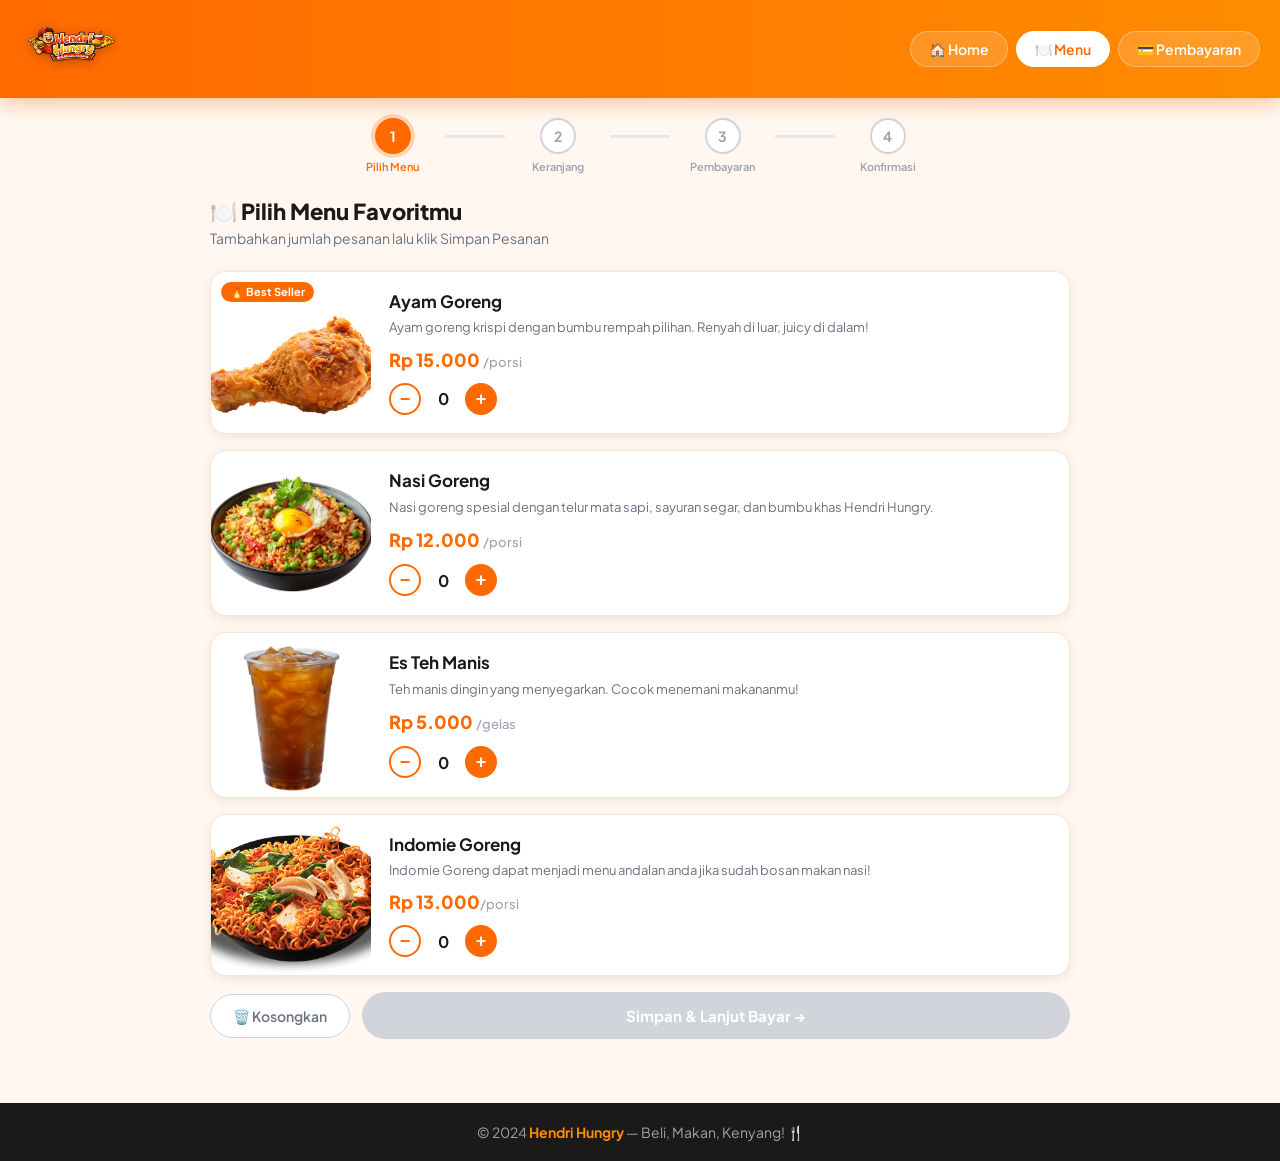
<file: menu.html>
<!DOCTYPE html>
<html lang="id">
<head>
    <meta charset="UTF-8">
    <meta name="viewport" content="width=device-width, initial-scale=1.0">
    <title>Menu - Hendri Hungry</title>
    <link rel="stylesheet" href="style.css">
</head>
<body>

<div class="header">
    <img src="logo.png" alt="Hendri Hungry" class="logo">
    <nav>
        <a href="index.html">🏠 Home</a>
        <a href="menu.html" class="active">🍽️ Menu</a>
        <a href="pembayaran.html">💳 Pembayaran</a>
    </nav>
</div>

<!-- STEP INDICATOR -->
<div class="step-bar">
    <div class="step active"><div class="step-circle">1</div><span>Pilih Menu</span></div>
    <div class="step-line"></div>
    <div class="step"><div class="step-circle">2</div><span>Keranjang</span></div>
    <div class="step-line"></div>
    <div class="step"><div class="step-circle">3</div><span>Pembayaran</span></div>
    <div class="step-line"></div>
    <div class="step"><div class="step-circle">4</div><span>Konfirmasi</span></div>
</div>

<div class="container">
    <div class="page-header">
        <h2>🍽️ Pilih Menu Favoritmu</h2>
        <p>Tambahkan jumlah pesanan lalu klik Simpan Pesanan</p>
    </div>

    <!-- AYAM -->
    <div class="menu-card">
        <div class="menu-img">
            <img src="ayamgoreng.png" alt="Ayam Goreng">
            <div class="menu-badge">🔥 Best Seller</div>
        </div>
        <div class="menu-body">
            <h3>Ayam Goreng</h3>
            <p class="menu-desc">Ayam goreng krispi dengan bumbu rempah pilihan. Renyah di luar, juicy di dalam!</p>
            <div class="menu-price">Rp 15.000 <span>/porsi</span></div>
            <div class="qty-control">
                <button class="qty-btn" onclick="changeQty('ayam', -1)">−</button>
                <span class="qty-val" id="ayam-val">0</span>
                <button class="qty-btn plus" onclick="changeQty('ayam', 1)">+</button>
                <span class="subtotal" id="ayam-sub"></span>
            </div>
        </div>
    </div>

    <!-- NASI -->
    <div class="menu-card">
        <div class="menu-img">
            <img src="nasigoreng.png" alt="Nasi Goreng">
        </div>
        <div class="menu-body">
            <h3>Nasi Goreng</h3>
            <p class="menu-desc">Nasi goreng spesial dengan telur mata sapi, sayuran segar, dan bumbu khas Hendri Hungry.</p>
            <div class="menu-price">Rp 12.000 <span>/porsi</span></div>
            <div class="qty-control">
                <button class="qty-btn" onclick="changeQty('nasi', -1)">−</button>
                <span class="qty-val" id="nasi-val">0</span>
                <button class="qty-btn plus" onclick="changeQty('nasi', 1)">+</button>
                <span class="subtotal" id="nasi-sub"></span>
            </div>
        </div>
    </div>

    <!-- TEH -->
    <div class="menu-card">
        <div class="menu-img">
            <img src="tehmanis.png" alt="Es Teh Manis">
        </div>
        <div class="menu-body">
            <h3>Es Teh Manis</h3>
            <p class="menu-desc">Teh manis dingin yang menyegarkan. Cocok menemani makananmu!</p>
            <div class="menu-price">Rp 5.000 <span>/gelas</span></div>
            <div class="qty-control">
                <button class="qty-btn" onclick="changeQty('teh', -1)">−</button>
                <span class="qty-val" id="teh-val">0</span>
                <button class="qty-btn plus" onclick="changeQty('teh', 1)">+</button>
                <span class="subtotal" id="teh-sub"></span>
            </div>
        </div>
    </div>

    <!-- TEH -->
    <div class="menu-card">
        <div class="menu-img">
            <img src="indomie goreng.png" alt="indomie goreng">
        </div>
        <div class="menu-body">
            <h3>Indomie Goreng</h3>
            <p class="menu-desc">Indomie Goreng dapat menjadi menu andalan anda jika sudah bosan makan nasi!</p>
            <div class="menu-price">Rp 13.000<span>/porsi</span></div>
            <div class="qty-control">
                <button class="qty-btn" onclick="changeQty('mie', -1)">−</button>
                <span class="qty-val" id="mie-val">0</span>
                <button class="qty-btn plus" onclick="changeQty('mie', 1)">+</button>
                <span class="subtotal" id="mie-sub"></span>
            </div>
        </div>
    </div>

    <!-- TOTAL MINI -->
    <div class="mini-total" id="mini-total" style="display:none">
        <span>🛒 Total Sementara:</span>
        <strong id="mini-total-val">Rp 0</strong>
    </div>

    <div class="action-row">
        <button class="btn-reset" onclick="reset()">🗑️ Kosongkan</button>
        <button class="btn-simpan" onclick="simpan()" id="btn-simpan" disabled>
            Simpan & Lanjut Bayar →
        </button>
    </div>

    <div id="notif" class="notif-box" style="display:none"></div>
</div>

<div class="footer">
    <p>© 2024 <strong>Hendri Hungry</strong> — Beli, Makan, Kenyang! 🍴</p>
</div>

<script>
var qtys = { ayam: 0, nasi: 0, teh: 0, mie: 0 };
var prices = { ayam: 15000, nasi: 12000, teh: 5000, mie: 13000};

function fmt(n) { return 'Rp ' + n.toLocaleString('id-ID'); }

function changeQty(item, d) {
    qtys[item] = Math.max(0, qtys[item] + d);
    document.getElementById(item + '-val').textContent = qtys[item];
    var sub = qtys[item] > 0 ? '= ' + fmt(qtys[item] * prices[item]) : '';
    document.getElementById(item + '-sub').textContent = sub;
    updateTotal();
}

function updateTotal() {
    var total = 0;
    for (var k in qtys) total += qtys[k] * prices[k];
    var hasItem = total > 0;
    document.getElementById('mini-total').style.display = hasItem ? 'flex' : 'none';
    document.getElementById('mini-total-val').textContent = fmt(total);
    document.getElementById('btn-simpan').disabled = !hasItem;
}

function simpan() {
    localStorage.setItem('ayam', qtys.ayam);
    localStorage.setItem('nasi', qtys.nasi);
    localStorage.setItem('teh', qtys.teh);
    localStorage.setItem('mie', qtys.mie);
    var notif = document.getElementById('notif');
    notif.style.display = 'block';
    notif.className = 'notif-box notif-success';
    notif.innerHTML = '✅ Pesanan disimpan! Menuju halaman pembayaran...';
    setTimeout(function() { window.location.href = 'pembayaran.html'; }, 1200);
}

function reset() {
    qtys = { ayam: 0, nasi: 0, teh: 0 , mie: 0};
    ['ayam','nasi','teh','mie'].forEach(function(k) {
        document.getElementById(k + '-val').textContent = 0;
        document.getElementById(k + '-sub').textContent = '';
    });
    localStorage.clear();
    updateTotal();
    var notif = document.getElementById('notif');
    notif.style.display = 'block';
    notif.className = 'notif-box notif-warn';
    notif.innerHTML = '🗑️ Pesanan dikosongkan.';
}
</script>
</body>
</html>
</file>
<file: style.css>
/* ===== IMPORT FONT ===== */
@import url('https://fonts.googleapis.com/css2?family=Plus+Jakarta+Sans:wght@400;500;600;700;800&display=swap');

/* ===== RESET & BASE ===== */
* { margin: 0; padding: 0; box-sizing: border-box; }
body {
    font-family: 'Plus Jakarta Sans', Arial, sans-serif;
    background: #fff7f0;
    min-height: 100vh;
    color: #1a1a1a;
}

/* ===== HEADER ===== */
.header {
    background: linear-gradient(90deg, #ff6a00, #ff8c00);
    color: white;
    text-align: center;
    padding: 14px 20px;
    position: sticky;
    top: 0;
    z-index: 1000;
    box-shadow: 0 4px 20px rgba(255,106,0,0.4);
    display: flex;
    align-items: center;
    justify-content: space-between;
    flex-wrap: wrap;
    gap: 10px;
}
.logo {
    max-height: 70px;
    width: auto;
    filter: drop-shadow(0 2px 6px rgba(0,0,0,0.25));
}
nav { display: flex; gap: 8px; flex-wrap: wrap; justify-content: center; }
nav a {
    background: rgba(255,255,255,0.15);
    color: white;
    padding: 8px 18px;
    text-decoration: none;
    border-radius: 25px;
    font-weight: 600;
    font-size: 14px;
    transition: 0.25s;
    border: 1.5px solid rgba(255,255,255,0.3);
}
nav a:hover, nav a.active {
    background: white;
    color: #ff6a00;
    border-color: white;
}

/* ===== STEP BAR ===== */
.step-bar {
    display: flex;
    align-items: center;
    justify-content: center;
    padding: 20px 20px 0;
    gap: 0;
    max-width: 640px;
    margin: 0 auto;
}
.step {
    display: flex;
    flex-direction: column;
    align-items: center;
    gap: 6px;
    flex: 1;
    max-width: 140px;
}
.step-circle {
    width: 36px; height: 36px;
    border-radius: 50%;
    border: 2.5px solid #d1d5db;
    background: white;
    color: #9ca3af;
    font-size: 14px;
    font-weight: 700;
    display: flex; align-items: center; justify-content: center;
    transition: all 0.3s;
}
.step span {
    font-size: 11px;
    font-weight: 600;
    color: #9ca3af;
    text-align: center;
    transition: color 0.3s;
}
.step.active .step-circle { background: #ff6a00; border-color: #ff6a00; color: white; box-shadow: 0 0 0 4px #ffd5b3; }
.step.active span { color: #ff6a00; }
.step.done .step-circle { background: #16a34a; border-color: #16a34a; color: white; }
.step.done span { color: #16a34a; }
.step-line {
    flex: 1; height: 2.5px;
    background: #e5e7eb;
    margin-bottom: 18px;
    max-width: 60px;
    transition: background 0.3s;
}
.step-line.done-line { background: #16a34a; }

/* ===== CONTAINER ===== */
.container { max-width: 900px; margin: 0 auto; padding: 24px 20px; }
.page-header { margin-bottom: 1.5rem; }
.page-header h2 { font-size: 22px; font-weight: 800; color: #1a1a1a; margin-bottom: 4px; }
.page-header p { font-size: 14px; color: #6b7280; }

/* ===== HERO ===== */
.hero {
    background: linear-gradient(135deg, #ff6a00 0%, #ffb347 60%, #ffd580 100%);
    padding: 60px 20px 50px;
    text-align: center;
}
.hero-content { max-width: 600px; margin: 0 auto; }
.hero-badge {
    display: inline-block;
    background: rgba(255,255,255,0.25);
    color: white;
    padding: 6px 16px;
    border-radius: 20px;
    font-size: 13px;
    font-weight: 600;
    margin-bottom: 18px;
    border: 1px solid rgba(255,255,255,0.4);
}
.hero h1 { font-size: 38px; font-weight: 800; color: white; line-height: 1.2; margin-bottom: 14px; text-shadow: 0 2px 8px rgba(0,0,0,0.15); }
.hero h1 span { color: #fff3cd; }
.hero-sub { font-size: 16px; color: rgba(255,255,255,0.92); line-height: 1.6; margin-bottom: 28px; }
.hero-btns { display: flex; gap: 12px; justify-content: center; flex-wrap: wrap; margin-bottom: 32px; }
.btn-hero-primary {
    background: white; color: #ff6a00;
    padding: 14px 32px; border-radius: 30px;
    text-decoration: none; font-weight: 700; font-size: 15px;
    box-shadow: 0 4px 16px rgba(0,0,0,0.2);
    transition: 0.25s; display: inline-block;
}
.btn-hero-primary:hover { transform: translateY(-2px); box-shadow: 0 8px 24px rgba(0,0,0,0.25); }
.btn-hero-secondary {
    background: rgba(255,255,255,0.2); color: white;
    padding: 14px 28px; border-radius: 30px;
    text-decoration: none; font-weight: 600; font-size: 15px;
    border: 2px solid rgba(255,255,255,0.5);
    transition: 0.25s; display: inline-block;
}
.btn-hero-secondary:hover { background: rgba(255,255,255,0.35); }
.hero-stats { display: flex; align-items: center; justify-content: center; gap: 20px; }
.stat span { font-size: 22px; font-weight: 800; color: white; display: block; }
.stat p { font-size: 12px; color: rgba(255,255,255,0.8); margin-top: 2px; }
.stat-div { width: 1px; height: 36px; background: rgba(255,255,255,0.35); }

/* ===== HOW SECTION ===== */
.how-section { background: white; padding: 50px 20px; text-align: center; }
.section-title { font-size: 26px; font-weight: 800; color: #1a1a1a; margin-bottom: 6px; }
.section-sub { font-size: 14px; color: #6b7280; margin-bottom: 36px; }
.how-grid { display: flex; align-items: center; justify-content: center; gap: 8px; flex-wrap: wrap; max-width: 800px; margin: 0 auto; }
.how-card { background: #fff7f0; border-radius: 16px; padding: 24px 20px; text-align: center; flex: 1; min-width: 150px; max-width: 180px; position: relative; border: 1.5px solid #fde5cc; }
.how-num { position: absolute; top: -12px; left: 50%; transform: translateX(-50%); background: #ff6a00; color: white; width: 24px; height: 24px; border-radius: 50%; font-size: 12px; font-weight: 700; display: flex; align-items: center; justify-content: center; }
.how-icon { font-size: 32px; margin-bottom: 10px; }
.how-card h3 { font-size: 14px; font-weight: 700; margin-bottom: 6px; color: #1a1a1a; }
.how-card p { font-size: 12px; color: #6b7280; line-height: 1.5; }
.how-arrow { font-size: 22px; color: #ff6a00; font-weight: 700; }

/* ===== UNGGULAN ===== */
.unggulan-section { background: #fff7f0; padding: 50px 20px; text-align: center; }
.unggulan-grid { display: grid; grid-template-columns: repeat(auto-fit, minmax(240px,1fr)); gap: 20px; max-width: 840px; margin: 0 auto; text-align: left; }
.unggulan-card { background: white; border-radius: 16px; overflow: hidden; box-shadow: 0 4px 16px rgba(0,0,0,0.08); transition: 0.25s; border: 1.5px solid #fde5cc; }
.unggulan-card:hover { transform: translateY(-4px); box-shadow: 0 10px 28px rgba(255,106,0,0.2); }
.unggulan-img { height: 180px; overflow: hidden; }
.unggulan-img img { width: 100%; height: 100%; object-fit: cover; }
.unggulan-body { padding: 16px; }
.bestseller-badge { display: inline-block; background: #fff3cd; color: #92400e; font-size: 11px; font-weight: 700; padding: 3px 10px; border-radius: 20px; margin-bottom: 8px; }
.unggulan-body h3 { font-size: 16px; font-weight: 700; margin-bottom: 6px; }
.unggulan-body p { font-size: 13px; color: #6b7280; line-height: 1.5; margin-bottom: 12px; }
.unggulan-footer { display: flex; align-items: center; justify-content: space-between; }
.price { font-size: 16px; font-weight: 800; color: #ff6a00; }
.btn-pesan { background: #ff6a00; color: white; padding: 8px 18px; border-radius: 20px; text-decoration: none; font-size: 13px; font-weight: 700; transition: 0.2s; }
.btn-pesan:hover { background: #e05500; }

/* ===== MENU CARD (menu.html) ===== */
.menu-card {
    background: white;
    border-radius: 16px;
    display: flex;
    gap: 0;
    margin-bottom: 16px;
    overflow: hidden;
    box-shadow: 0 3px 12px rgba(0,0,0,0.08);
    border: 1.5px solid #fde5cc;
    transition: 0.25s;
}
.menu-card:hover { transform: translateY(-3px); box-shadow: 0 8px 24px rgba(255,106,0,0.18); }
.menu-img { width: 160px; flex-shrink: 0; position: relative; }
.menu-img img { width: 100%; height: 100%; object-fit: cover; }
.menu-badge { position: absolute; top: 10px; left: 10px; background: #ff6a00; color: white; font-size: 11px; font-weight: 700; padding: 3px 9px; border-radius: 20px; }
.menu-body { padding: 18px; flex: 1; display: flex; flex-direction: column; justify-content: space-between; }
.menu-body h3 { font-size: 17px; font-weight: 700; color: #1a1a1a; margin-bottom: 6px; }
.menu-desc { font-size: 13px; color: #6b7280; line-height: 1.5; margin-bottom: 10px; }
.menu-price { font-size: 18px; font-weight: 800; color: #ff6a00; margin-bottom: 12px; }
.menu-price span { font-size: 13px; font-weight: 500; color: #9ca3af; }
.qty-control { display: flex; align-items: center; gap: 10px; }
.qty-btn { width: 32px; height: 32px; border-radius: 50%; border: 2px solid #ff6a00; background: white; color: #ff6a00; font-size: 18px; font-weight: 700; cursor: pointer; display: flex; align-items: center; justify-content: center; line-height: 1; transition: 0.2s; }
.qty-btn:hover { background: #ff6a00; color: white; }
.qty-btn.plus { background: #ff6a00; color: white; }
.qty-btn.plus:hover { background: #e05500; }
.qty-val { font-size: 16px; font-weight: 700; min-width: 24px; text-align: center; }
.subtotal { font-size: 13px; color: #16a34a; font-weight: 600; margin-left: 4px; }
.mini-total { background: white; border-radius: 12px; padding: 14px 20px; margin: 16px 0; display: flex; justify-content: space-between; align-items: center; border: 2px solid #ff6a00; box-shadow: 0 3px 10px rgba(255,106,0,0.15); }
.mini-total span { font-size: 14px; font-weight: 600; color: #6b7280; }
.mini-total strong { font-size: 18px; font-weight: 800; color: #ff6a00; }

/* ===== BUTTONS ===== */
.action-row { display: flex; gap: 12px; align-items: center; margin-top: 16px; flex-wrap: wrap; }
.btn-simpan {
    flex: 1; background: linear-gradient(90deg, #ff6a00, #ff8c00);
    color: white; border: none; border-radius: 30px;
    padding: 14px 28px; font-size: 15px; font-weight: 700;
    cursor: pointer; font-family: inherit; transition: 0.25s;
    box-shadow: 0 4px 14px rgba(255,106,0,0.35);
    white-space: nowrap;
}
.btn-simpan:hover { transform: translateY(-2px); box-shadow: 0 8px 20px rgba(255,106,0,0.45); }
.btn-simpan:disabled { background: #d1d5db; box-shadow: none; cursor: not-allowed; transform: none; }
.btn-reset {
    background: white; color: #6b7280;
    border: 1.5px solid #d1d5db; border-radius: 30px;
    padding: 12px 22px; font-size: 14px; font-weight: 600;
    cursor: pointer; font-family: inherit; transition: 0.2s;
    text-decoration: none; white-space: nowrap;
}
.btn-reset:hover { border-color: #ff6a00; color: #ff6a00; }

/* ===== NOTIF ===== */
.notif-box { border-radius: 10px; padding: 14px 18px; font-size: 14px; font-weight: 600; margin-top: 14px; }
.notif-success { background: #f0fdf4; color: #166534; border: 1.5px solid #bbf7d0; }
.notif-warn { background: #fefce8; color: #92400e; border: 1.5px solid #fde68a; }
.notif-error { background: #fef2f2; color: #991b1b; border: 1.5px solid #fecaca; }

/* ===== CART TABLE ===== */
.cart-table { width: 100%; border-collapse: collapse; border-radius: 12px; overflow: hidden; box-shadow: 0 3px 12px rgba(0,0,0,0.08); margin-bottom: 20px; }
.cart-table thead tr { background: linear-gradient(90deg,#ff6a00,#ff8c00); }
.cart-table th { color: white; font-weight: 700; padding: 13px 16px; text-align: left; font-size: 14px; }
.cart-table td { padding: 12px 16px; font-size: 14px; border-bottom: 1px solid #fde5cc; }
.cart-table tbody tr:last-child td { border-bottom: none; }
.cart-table tbody tr:nth-child(even) { background: #fff7f0; }
.cart-table tbody tr:hover { background: #fde5cc; }
.total-card { background: white; border-radius: 12px; padding: 16px 20px; border: 1.5px solid #fde5cc; box-shadow: 0 3px 10px rgba(0,0,0,0.06); }
.total-row { display: flex; justify-content: space-between; font-size: 14px; padding: 5px 0; color: #6b7280; }
.total-final { border-top: 2px solid #ff6a00; margin-top: 8px; padding-top: 10px; font-size: 16px; font-weight: 800; color: #ff6a00; }
.empty-cart { text-align: center; padding: 48px 20px; color: #6b7280; }
.empty-cart h3 { font-size: 18px; margin-bottom: 8px; color: #374151; }

/* ===== PEMBAYARAN GRID ===== */
.pay-grid { display: grid; grid-template-columns: 1fr 300px; gap: 20px; align-items: start; }
.metode-card {
    display: flex; align-items: center; gap: 12px;
    border: 1.5px solid #e5e7eb; border-radius: 12px;
    padding: 14px 16px; cursor: pointer;
    transition: 0.2s; background: white; margin-bottom: 10px;
}
.metode-card:hover { border-color: #ff6a00; }
.metode-card.selected { border-color: #ff6a00; background: #fff7f0; }
.metode-radio { width: 18px; height: 18px; border-radius: 50%; border: 2px solid #d1d5db; flex-shrink: 0; transition: 0.2s; }
.metode-radio.checked { border-color: #ff6a00; background: radial-gradient(circle, #ff6a00 50%, transparent 55%); border-width: 3px; }
.metode-icon { font-size: 24px; }
.metode-name { font-size: 14px; font-weight: 700; color: #1a1a1a; }
.metode-desc { font-size: 12px; color: #9ca3af; margin-top: 2px; }
.metode-form { margin-top: 4px; }
.rekening-card { border-radius: 12px; overflow: hidden; border: 1.5px solid #fde5cc; margin-bottom: 16px; }
.rek-header { background: linear-gradient(90deg,#ff6a00,#ff8c00); color: white; padding: 10px 16px; font-size: 13px; font-weight: 700; }
.rek-body { padding: 14px 16px; background: white; }
.rek-row { display: flex; justify-content: space-between; align-items: center; font-size: 13px; padding: 5px 0; border-bottom: 1px solid #f3f4f6; }
.rek-row:last-child { border-bottom: none; }
.rek-row span { color: #6b7280; }
.rek-num { display: flex; align-items: center; gap: 8px; font-family: monospace; font-size: 15px; letter-spacing: 1px; }
.copy-btn { background: #ff6a00; color: white; border: none; border-radius: 6px; padding: 3px 10px; font-size: 11px; font-weight: 700; cursor: pointer; font-family: inherit; }
.copy-btn:hover { background: #e05500; }
.rek-note { background: #fffbeb; padding: 10px 16px; font-size: 12px; color: #92400e; border-top: 1px solid #fde5cc; }
.upload-section { margin-top: 8px; }
.upload-label {
    display: flex; flex-direction: column; align-items: center; justify-content: center;
    border: 2px dashed #fca5a5; border-radius: 12px; padding: 24px;
    cursor: pointer; background: #fefce8; transition: 0.2s; text-align: center;
}
.upload-label:hover { border-color: #ff6a00; background: #fff7f0; }
.upload-icon { font-size: 32px; margin-bottom: 8px; }
.upload-title { font-size: 14px; font-weight: 700; color: #374151; margin-bottom: 4px; }
.upload-sub { font-size: 12px; color: #9ca3af; }
.file-preview { background: #f0fdf4; border: 1px solid #bbf7d0; border-radius: 8px; padding: 10px 14px; font-size: 13px; color: #166534; margin-top: 10px; align-items: center; }
.ewallet-btns { display: flex; gap: 8px; flex-wrap: wrap; }
.ew-btn { padding: 8px 16px; border-radius: 20px; border: 1.5px solid #e5e7eb; background: white; font-size: 13px; font-weight: 700; cursor: pointer; transition: 0.2s; font-family: inherit; color: #6b7280; }
.ew-btn.active { background: #ff6a00; color: white; border-color: #ff6a00; }
.ew-btn:hover { border-color: #ff6a00; }
.cod-info { display: flex; flex-direction: column; gap: 8px; }
.cod-item { font-size: 13px; color: #374151; line-height: 1.5; }
.form-group { margin-top: 14px; }
.form-lbl { display: block; font-size: 12px; font-weight: 700; color: #374151; margin-bottom: 6px; text-transform: uppercase; letter-spacing: 0.5px; }
.form-inp { width: 100%; border: 1.5px solid #e5e7eb; border-radius: 10px; padding: 11px 14px; font-size: 14px; font-family: inherit; color: #1a1a1a; outline: none; transition: 0.2s; }
.form-inp:focus { border-color: #ff6a00; box-shadow: 0 0 0 3px rgba(255,106,0,0.15); }

/* ===== SUMMARY BOX ===== */
.summary-box { background: white; border-radius: 16px; padding: 18px; border: 1.5px solid #fde5cc; box-shadow: 0 4px 14px rgba(0,0,0,0.07); position: sticky; top: 100px; }
.summary-title { font-size: 14px; font-weight: 800; color: #1a1a1a; margin-bottom: 14px; }
.summary-row { display: flex; justify-content: space-between; font-size: 13px; padding: 5px 0; color: #6b7280; }
.summary-row.total { border-top: 2px solid #ff6a00; margin-top: 8px; padding-top: 10px; font-size: 15px; font-weight: 800; color: #ff6a00; }
.summary-divider { border-top: 1px dashed #e5e7eb; margin: 10px 0; }

/* ===== KONFIRMASI ===== */
.konfirmasi-wrap { max-width: 520px; margin: 0 auto; text-align: center; }
.konfirmasi-icon { font-size: 64px; margin-bottom: 16px; animation: popIn 0.5s cubic-bezier(0.175,0.885,0.32,1.275); }
@keyframes popIn { from { transform: scale(0.5); opacity: 0; } to { transform: scale(1); opacity: 1; } }
.konfirmasi-wrap h2 { font-size: 26px; font-weight: 800; color: #1a1a1a; margin-bottom: 8px; }
.konfirmasi-wrap p { font-size: 15px; color: #6b7280; margin-bottom: 20px; }
.order-id-box { background: #fff7f0; border: 2px dashed #ff6a00; border-radius: 12px; padding: 16px; margin-bottom: 20px; }
.order-id-box span { font-size: 12px; color: #9ca3af; display: block; margin-bottom: 4px; text-transform: uppercase; letter-spacing: 1px; }
.order-id-box strong { font-size: 22px; color: #ff6a00; font-family: monospace; letter-spacing: 2px; }
.tracking-box { text-align: left; border-radius: 12px; overflow: hidden; border: 1.5px solid #e5e7eb; margin-bottom: 20px; background: white; }
.track-item { display: flex; align-items: flex-start; gap: 12px; padding: 14px 16px; border-bottom: 1px solid #f3f4f6; }
.track-item:last-child { border-bottom: none; }
.track-dot-c { width: 28px; height: 28px; border-radius: 50%; border: 2px solid #e5e7eb; display: flex; align-items: center; justify-content: center; font-size: 12px; font-weight: 700; color: #9ca3af; flex-shrink: 0; }
.track-item.done3 .track-dot-c { background: #16a34a; border-color: #16a34a; color: white; }
.pending-c { background: #f9fafb; }
.track-item strong { font-size: 14px; font-weight: 700; color: #1a1a1a; display: block; }
.track-item small { font-size: 12px; color: #9ca3af; }
.konfirmasi-detail { border-radius: 12px; overflow: hidden; border: 1.5px solid #fde5cc; text-align: left; margin-bottom: 8px; }

/* ===== FOOTER ===== */
.footer { background: #1a1a1a; color: #9ca3af; text-align: center; padding: 20px; font-size: 14px; margin-top: 40px; }
.footer strong { color: #ff8c00; }

/* ===== RESPONSIVE ===== */
@media (max-width: 640px) {
    .header { justify-content: center; }
    .hero h1 { font-size: 26px; }
    .how-arrow { display: none; }
    .how-grid { gap: 12px; }
    .how-card { min-width: 140px; }
    .menu-card { flex-direction: column; }
    .menu-img { width: 100%; height: 200px; }
    .pay-grid { grid-template-columns: 1fr; }
    .summary-box { position: static; }
    .action-row { flex-direction: column; }
    .btn-simpan, .btn-reset { width: 100%; text-align: center; }
    .cart-table th:nth-child(2), .cart-table td:nth-child(2) { display: none; }
}
</file>
